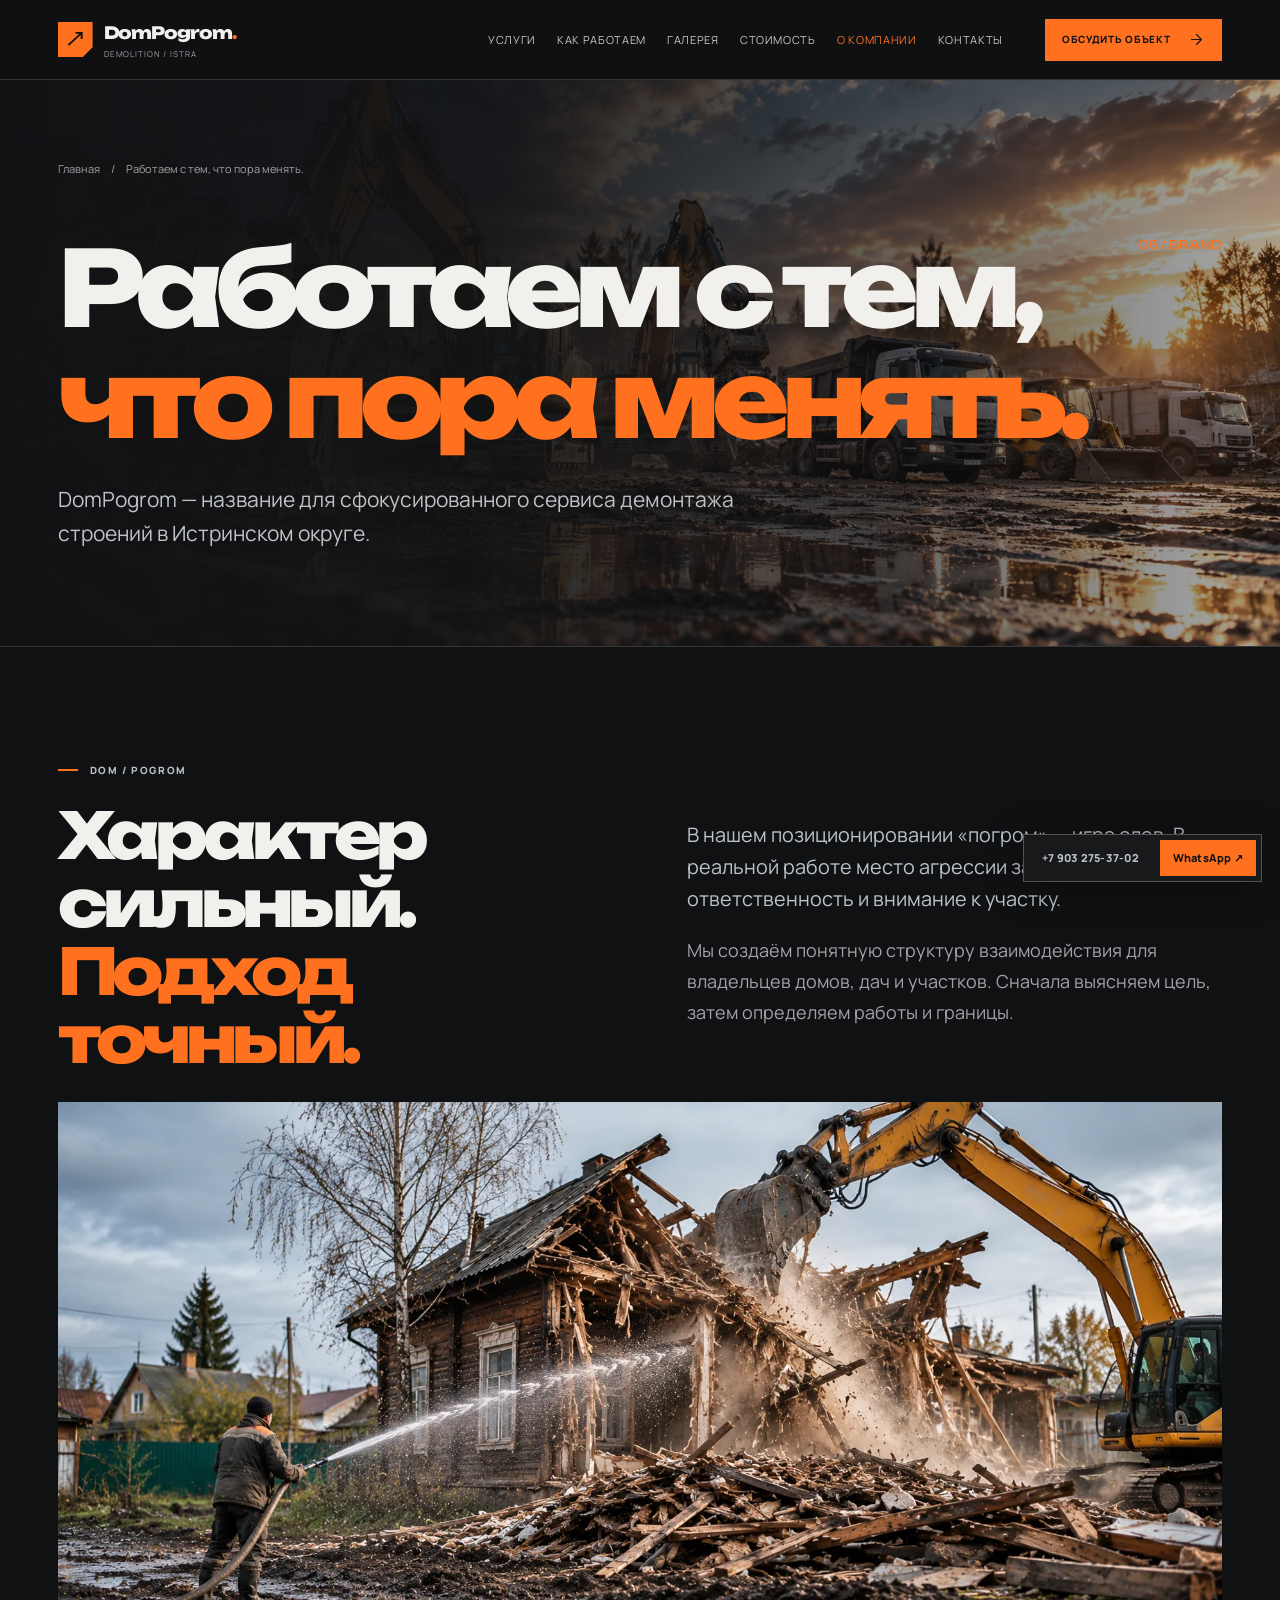
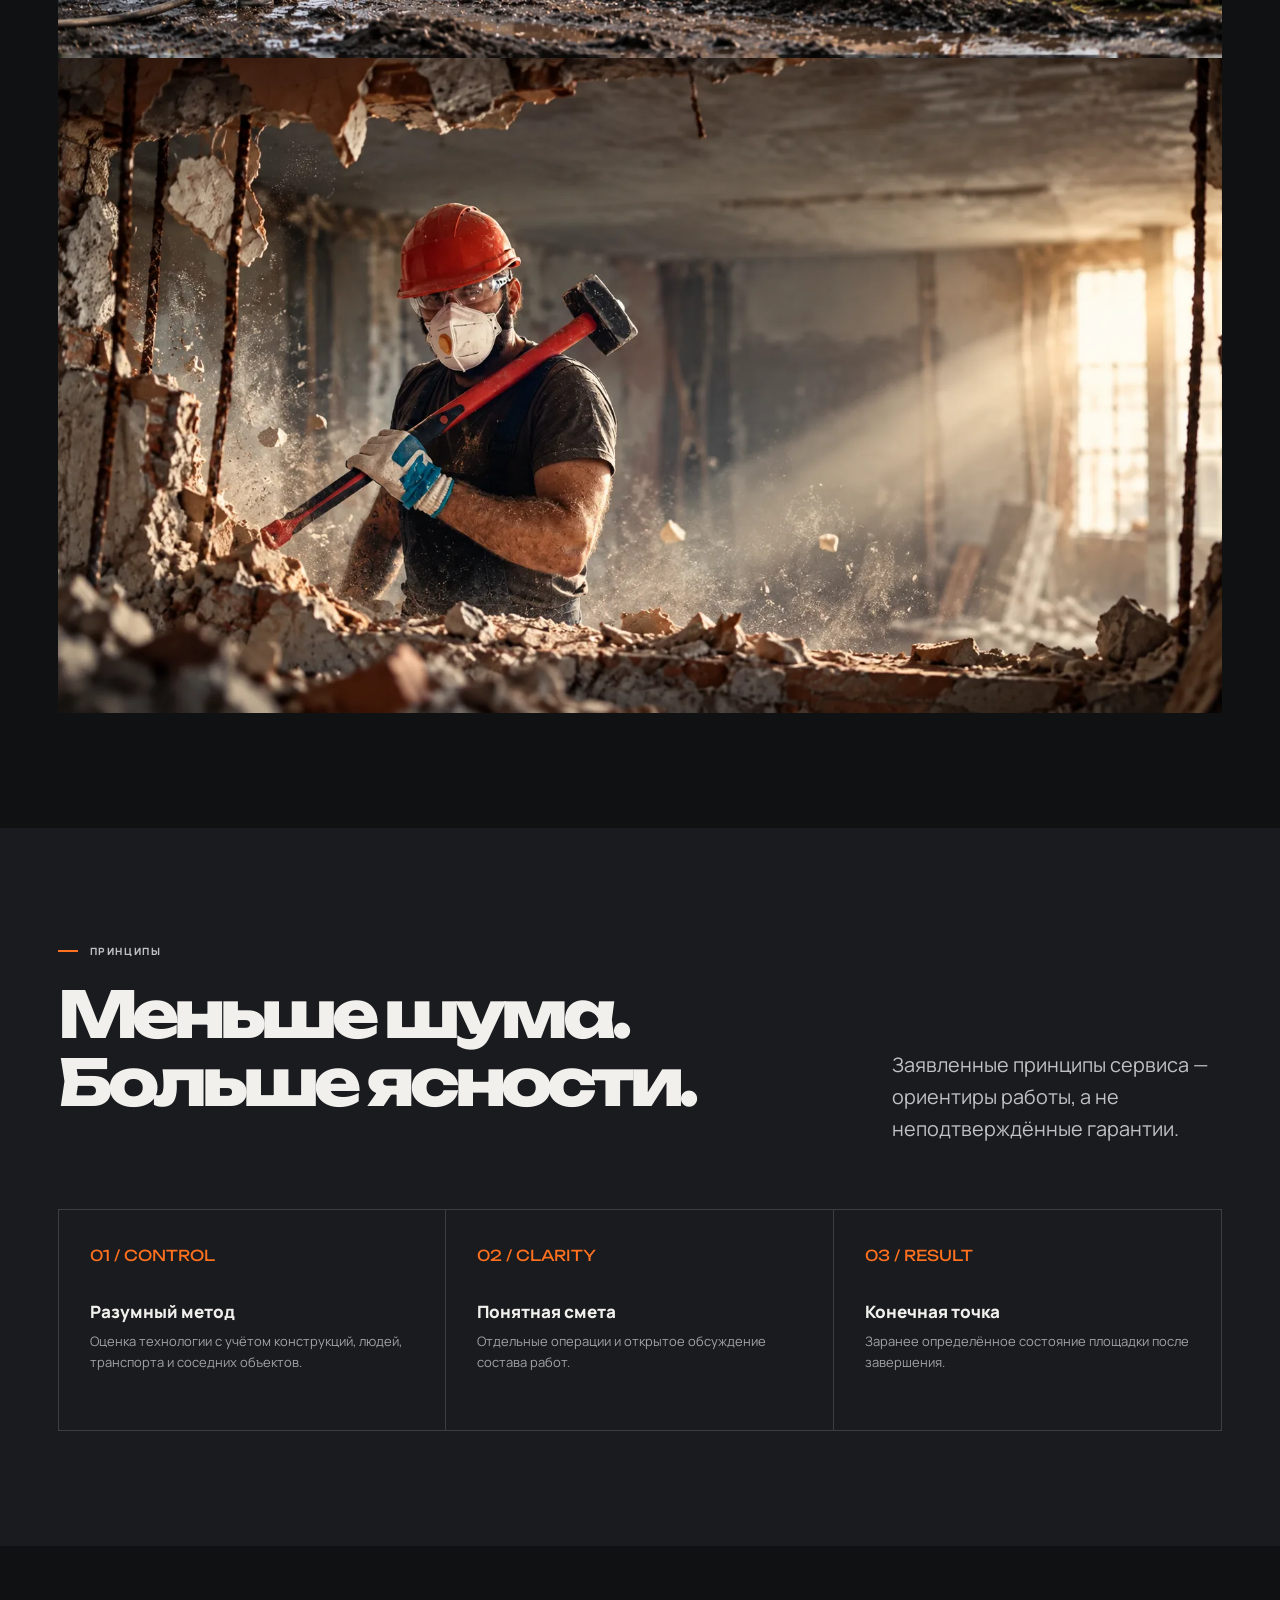
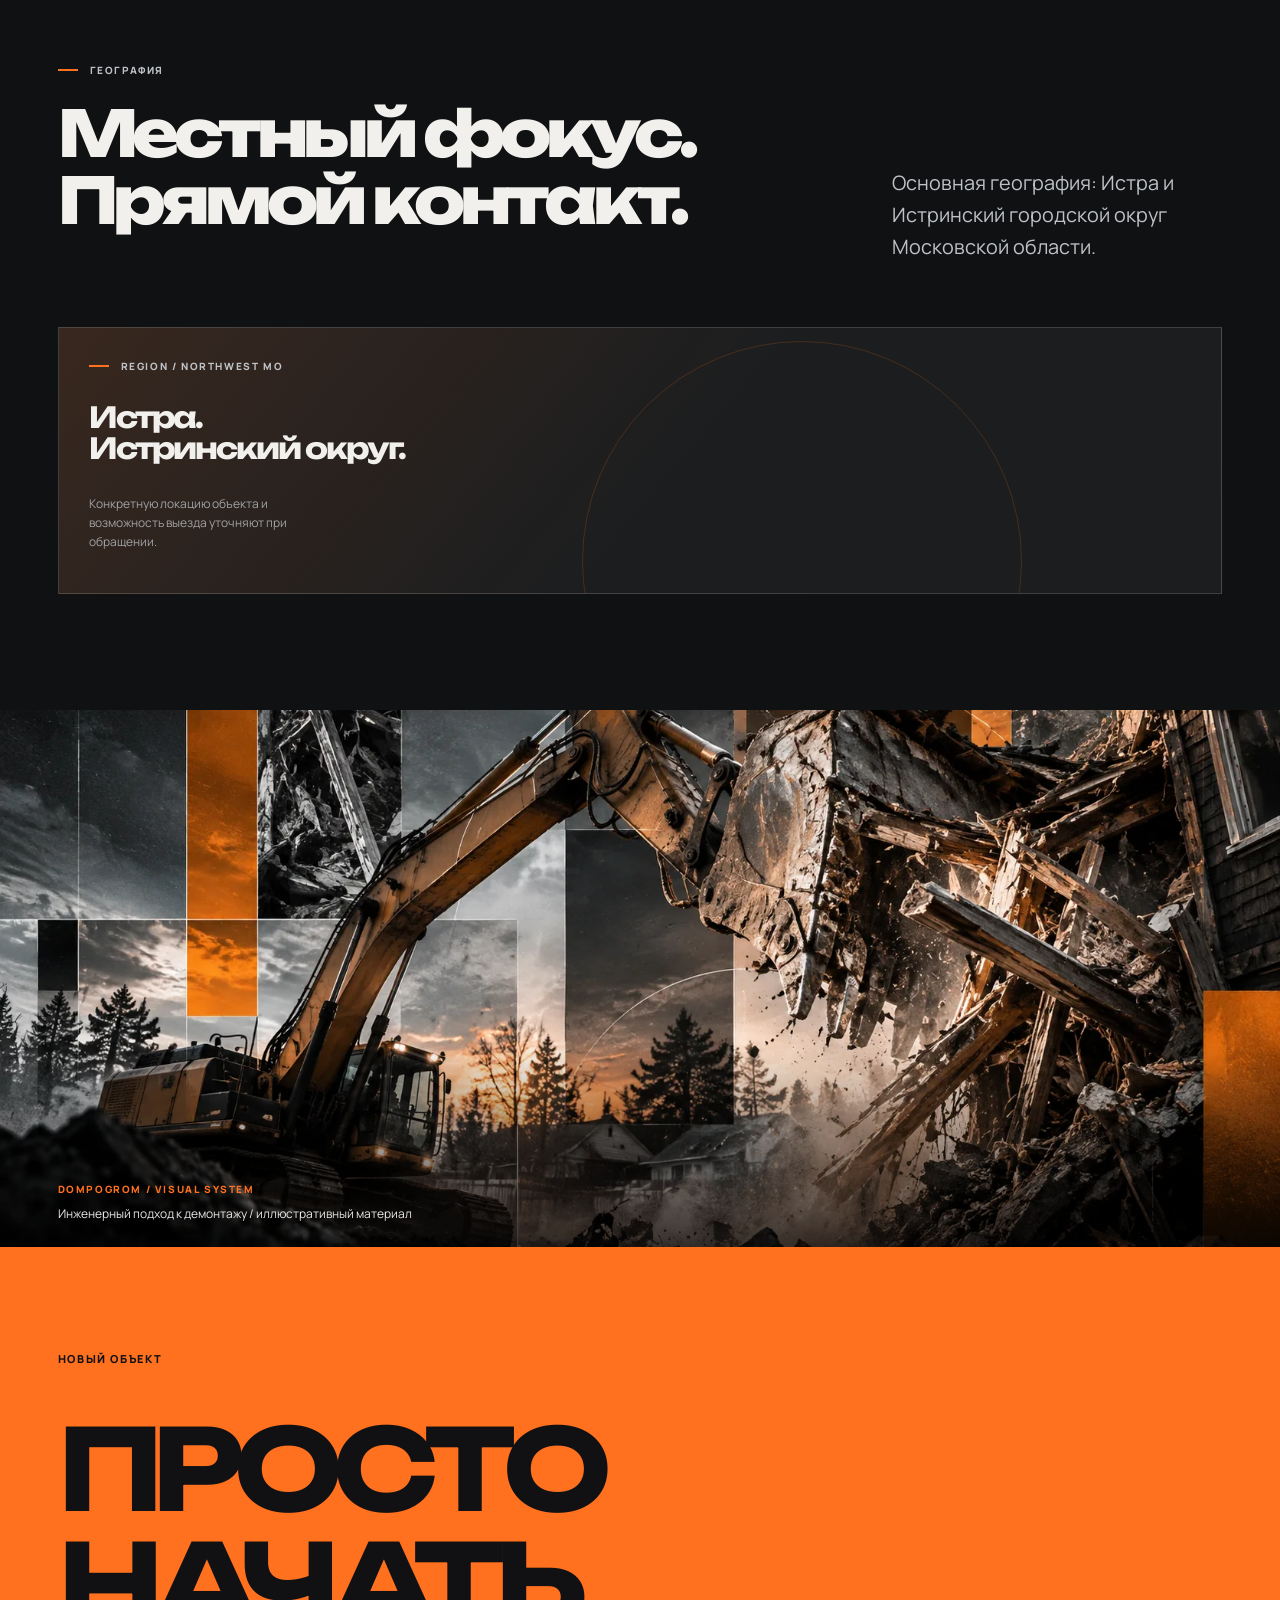
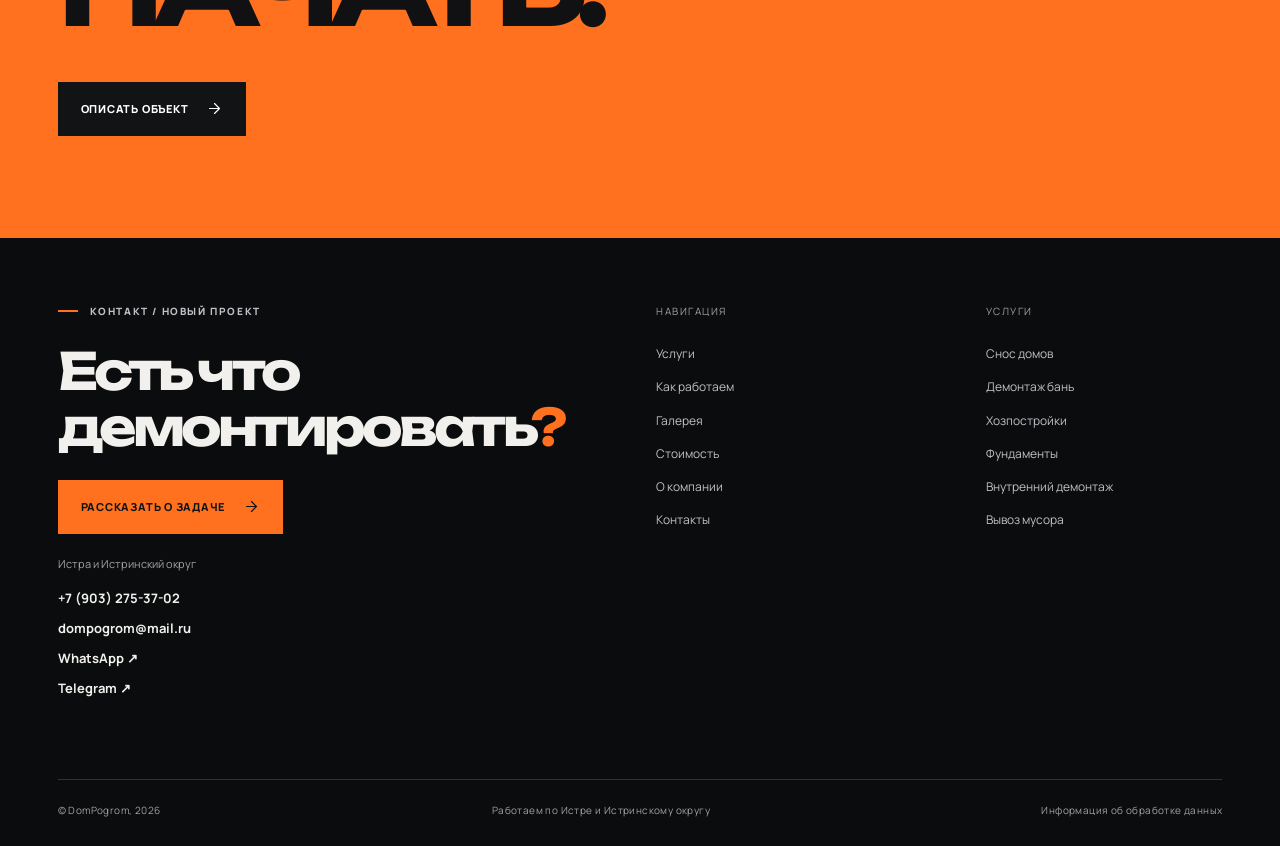
<file: about.html>
<!DOCTYPE html>

<html lang="ru"><head><meta charset="utf-8"/><meta content="width=device-width, initial-scale=1" name="viewport"/><meta content="#101113" name="theme-color"/><meta content="Позиционирование и подход DomPogrom: демонтаж домов и построек в Истре с понятной последовательностью работ и согласованием сметы." name="description"/><meta content="index,follow" name="robots"/><title>О компании — DomPogrom | Демонтаж в Истре</title><link href="https://dompogrom.ru/about.html" rel="canonical"/><meta content="website" property="og:type"/><meta content="ru_RU" property="og:locale"/><meta content="DomPogrom" property="og:site_name"/><meta content="About — DomPogrom" property="og:title"/><meta content="Демонтаж деревянных домов и построек в Истре. Экскаватор, погрузка и вывоз мусора. +7 903 275-37-02" property="og:description"/><meta content="https://dompogrom.ru/about.html" property="og:url"/><meta content="https://dompogrom.ru/assets/images/og-cover.jpg" property="og:image"/><meta content="summary_large_image" name="twitter:card"/><link href="assets/images/favicon.svg" rel="icon" type="image/svg+xml"/><link href="assets/css/style.css" rel="stylesheet"/><script defer="" src="assets/js/config.js"></script><script defer="" src="assets/js/main.js"></script></head>
<body class="dp-about">
<a href="#main" onblur="this.style.top='-90px'" onfocus="this.style.top='8px'" style="position:absolute;top:-90px;left:10px;background:#ff711f;color:#111;padding:12px;z-index:999">Перейти к содержимому</a>
<header class="site-header"><div class="wrap head-inner"><a aria-label="DomPogrom — главная" class="brand" href="index.html"><span class="brand-mark"><svg aria-hidden="true" fill="none" viewbox="0 0 36 36"><path d="m6 29 24-22M19 7h11v11" stroke="#111113" stroke-width="3.5"></path></svg></span><span><span class="brand-name">DomPogrom<span class="accent">.</span></span><span class="brand-meta">DEMOLITION / ISTRA</span></span></a><nav aria-label="Главная навигация" class="desktop-nav"><a href="services.html">Услуги</a><a href="process.html">Как работаем</a><a href="projects.html">Галерея</a><a href="estimate.html">Стоимость</a><a aria-current="page" href="about.html">О компании</a><a href="contacts.html">Контакты</a></nav><a class="btn btn-primary btn-small header-cta" href="estimate.html">Обсудить объект <svg aria-hidden="true" fill="none" stroke="currentColor" stroke-linecap="round" stroke-linejoin="round" stroke-width="1.7" viewbox="0 0 24 24"><path d="M5 12h14m-7-7 7 7-7 7"></path></svg></a><button aria-controls="mobile-nav" aria-expanded="false" aria-label="Открыть меню" class="menu-toggle" data-menu-toggle=""><svg fill="none" height="23" stroke="currentColor" stroke-width="2" viewbox="0 0 24 24" width="23"><path d="M3 7h18M3 13h18M3 19h18"></path></svg></button></div></header>
<nav aria-label="Мобильная навигация" class="mobile-panel" data-mobile-panel="" id="mobile-nav"><a href="services.html">Услуги</a><a href="process.html">Как работаем</a><a href="projects.html">Галерея</a><a href="estimate.html">Стоимость</a><a aria-current="page" href="about.html">О компании</a><a href="contacts.html">Контакты</a><a class="btn btn-primary" href="estimate.html">Рассчитать состав работ <svg aria-hidden="true" fill="none" stroke="currentColor" stroke-linecap="round" stroke-linejoin="round" stroke-width="1.7" viewbox="0 0 24 24"><path d="M5 12h14m-7-7 7 7-7 7"></path></svg></a></nav>
<main id="main"><section class="page-hero with-bg" style='--page-photo:url("assets/images/brand-story.webp")'><div class="wrap"><div class="crumbs"><a href="index.html">Главная</a><span>/</span><span>Работаем с тем, что пора менять.</span></div><span class="page-index">05 / BRAND</span><h1 class="headline">Работаем с тем,<br/><span class="accent">что пора менять.</span></h1><p>DomPogrom — название для сфокусированного сервиса демонтажа строений в Истринском округе.</p></div></section>
<section class="section wrap"><div class="intro-editorial"><div><div class="eyebrow">Dom / Pogrom</div><h2 class="headline medium" style="margin-top:24px">Характер сильный.<br/><span class="accent">Подход точный.</span></h2></div><div><p class="lead">В нашем позиционировании «погром» — игра слов. В реальной работе место агрессии занимают метод, ответственность и внимание к участку.</p><p class="body-copy">Мы создаём понятную структуру взаимодействия для владельцев домов, дач и участков. Сначала выясняем цель, затем определяем работы и границы.</p></div></div><div class="about-photo-pair"><img alt="Снос деревянного дома экскаватором — иллюстрация" decoding="async" loading="lazy" src="assets/images/wood-house.webp"/><img alt="Рабочий на демонтаже — иллюстрация" decoding="async" loading="lazy" src="assets/images/worker-detail.webp"/></div></section>
<section class="section alt-bg"><div class="wrap"><div class="split-head" data-reveal=""><div><div class="eyebrow">Принципы</div><h2 class="headline medium" style="margin-top:22px">Меньше шума.<br/>Больше ясности.</h2></div><div><p class="lead">Заявленные принципы сервиса — ориентиры работы, а не неподтверждённые гарантии.</p></div></div><div class="value-grid"><article class="value-item"><div class="value-num">01 / CONTROL</div><h3>Разумный метод</h3><p>Оценка технологии с учётом конструкций, людей, транспорта и соседних объектов.</p></article><article class="value-item"><div class="value-num">02 / CLARITY</div><h3>Понятная смета</h3><p>Отдельные операции и открытое обсуждение состава работ.</p></article><article class="value-item"><div class="value-num">03 / RESULT</div><h3>Конечная точка</h3><p>Заранее определённое состояние площадки после завершения.</p></article></div></div></section>
<section class="section wrap"><div class="split-head" data-reveal=""><div><div class="eyebrow">География</div><h2 class="headline medium" style="margin-top:22px">Местный фокус.<br/>Прямой контакт.</h2></div><div><p class="lead">Основная география: Истра и Истринский городской округ Московской области.</p></div></div><div class="location-card"><div class="eyebrow">REGION / NORTHWEST MO</div><h3 style="margin-top:28px">Истра.<br/>Истринский округ.</h3><p>Конкретную локацию объекта и возможность выезда уточняют при обращении.</p></div></section>
<section class="editorial-poster"><div class="wrap"><span>DOMPOGROM / VISUAL SYSTEM</span><p>Инженерный подход к демонтажу / иллюстративный материал</p></div><img alt="Иллюстративный брендовый постер DomPogrom с экскаватором и оранжевыми графическими элементами" loading="lazy" src="assets/images/brand-story.webp"/></section><section class="statement"><div class="wrap"><div class="statement-overline">Новый объект</div><h2>ПРОСТО<br/>НАЧАТЬ.</h2><a class="btn btn-primary" href="contacts.html">Описать объект <svg aria-hidden="true" fill="none" stroke="currentColor" stroke-linecap="round" stroke-linejoin="round" stroke-width="1.7" viewbox="0 0 24 24"><path d="M5 12h14m-7-7 7 7-7 7"></path></svg></a></div></section></main>
<footer class="footer"><div class="wrap"><div class="footer-layout"><div><div class="eyebrow">Контакт / новый проект</div><h2 class="footer-title">Есть что<br/>демонтировать<span class="accent">?</span></h2><a class="btn btn-primary" href="contacts.html">Рассказать о задаче <svg aria-hidden="true" fill="none" stroke="currentColor" stroke-linecap="round" stroke-linejoin="round" stroke-width="1.7" viewbox="0 0 24 24"><path d="M5 12h14m-7-7 7 7-7 7"></path></svg></a><p class="fine" style="margin-top:22px">Истра и Истринский округ</p><div class="footer-contacts"><a href="tel:+79032753702">+7 (903) 275-37-02</a><a href="mailto:dompogrom@mail.ru">dompogrom@mail.ru</a><a href="https://wa.me/79032753702" rel="noopener noreferrer" target="_blank">WhatsApp ↗</a><a href="https://t.me/+79032753702" rel="noopener noreferrer" target="_blank">Telegram ↗</a></div></div><div><div class="footer-label">Навигация</div><nav aria-label="Навигация в подвале" class="foot-menu"><a href="services.html">Услуги</a><a href="process.html">Как работаем</a><a href="projects.html">Галерея</a><a href="estimate.html">Стоимость</a><a href="about.html">О компании</a><a href="contacts.html">Контакты</a></nav></div><div><div class="footer-label">Услуги</div><nav aria-label="Список услуг" class="foot-menu"><a href="houses.html">Снос домов</a><a href="baths.html">Демонтаж бань</a><a href="outbuildings.html">Хозпостройки</a><a href="foundations.html">Фундаменты</a><a href="interiors.html">Внутренний демонтаж</a><a href="waste.html">Вывоз мусора</a></nav></div></div><div class="foot-bottom"><span>© DomPogrom, 2026</span><span>Работаем по Истре и Истринскому округу</span><a href="privacy.html">Информация об обработке данных</a></div></div></footer><div aria-label="Быстрая связь" class="quick-contact"><a aria-label="Позвонить в DomPogrom" class="quick-phone" href="tel:+79032753702">+7 903 275-37-02</a><a aria-label="Написать в WhatsApp" class="quick-wa" href="https://wa.me/79032753702" rel="noopener noreferrer" target="_blank">WhatsApp ↗</a></div>
<dialog data-copy-modal="" style="max-width:min(90vw,700px);width:100%;background:#1c1e20;border:1px solid #ff711f;color:#fff;padding:28px"><h3 style="margin-bottom:12px">Текст заявки</h3><p class="muted" style="font-size:12px">Выделите и скопируйте текст вручную (Ctrl+C).</p><textarea data-copy-output="" readonly="" style="width:100%;min-height:220px;background:#101113;color:#fff;border:1px solid #555;padding:14px"></textarea><button class="btn btn-primary" data-modal-close="" style="margin-top:16px">Закрыть</button></dialog>
</body></html>
</file>
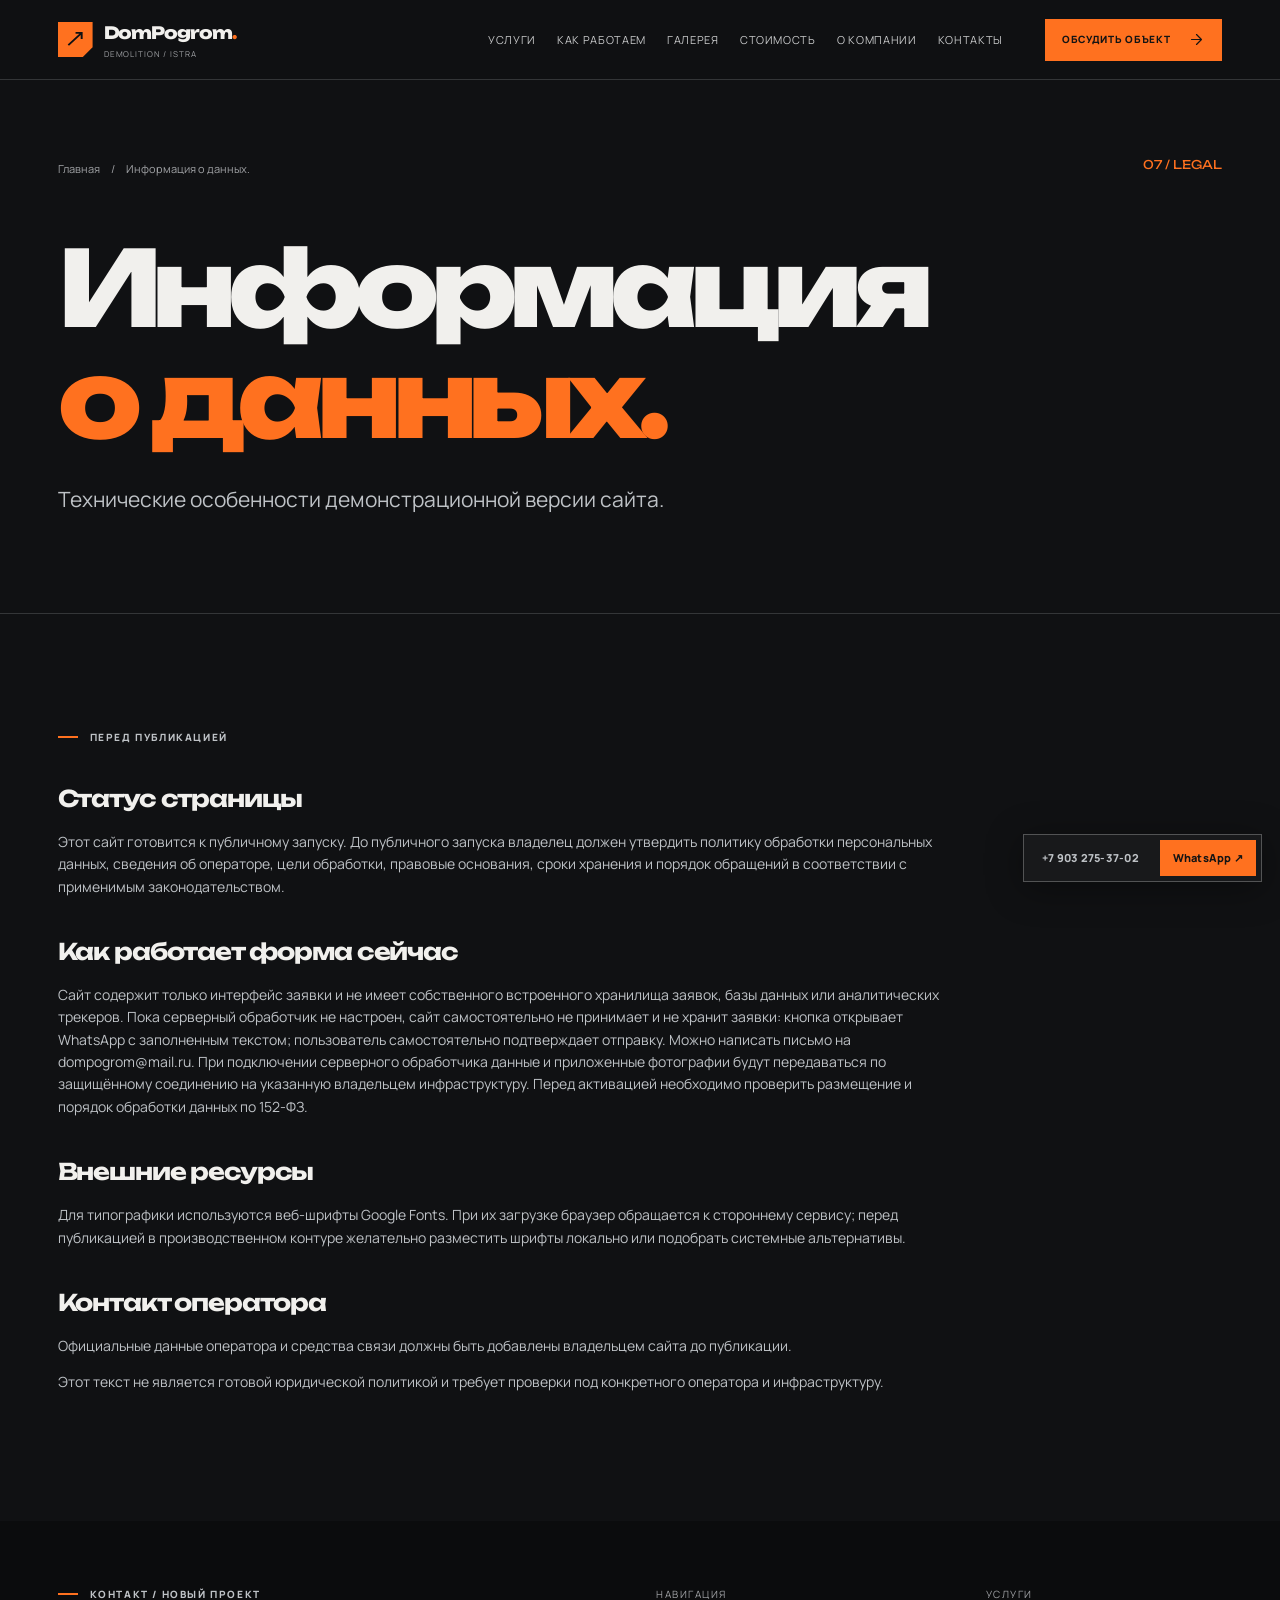
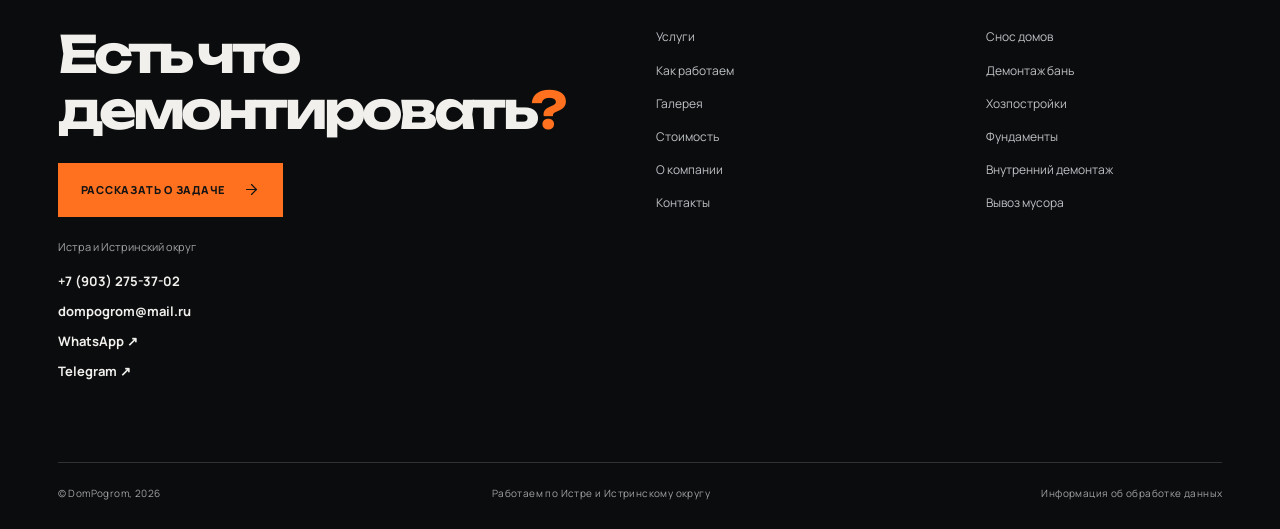
<file: privacy.html>
<!doctype html>
<html lang="ru"><head><meta charset="utf-8"><meta name="viewport" content="width=device-width, initial-scale=1"><meta name="theme-color" content="#101113"><meta name="description" content="Техническая информация об обработке данных в демонстрационной версии сайта DomPogrom."><meta name="robots" content="noindex,follow"><title>Информация об обработке данных — DomPogrom | Демонтаж в Истре</title><link rel="canonical" href="https://dompogrom.ru/privacy.html"><meta property="og:type" content="website"><meta property="og:locale" content="ru_RU"><meta property="og:site_name" content="DomPogrom"><meta property="og:title" content="Privacy — DomPogrom"><meta property="og:description" content="Демонтаж деревянных домов и построек в Истре. Экскаватор, погрузка и вывоз мусора. +7 903 275-37-02"><meta property="og:url" content="https://dompogrom.ru/privacy.html"><meta property="og:image" content="https://dompogrom.ru/assets/images/og-cover.jpg"><meta name="twitter:card" content="summary_large_image"><link rel="icon" href="assets/images/favicon.svg" type="image/svg+xml"><link rel="stylesheet" href="assets/css/style.css"><script src="assets/js/config.js" defer></script><script src="assets/js/main.js" defer></script></head>
<body class="dp-privacy">
<a href="#main" style="position:absolute;top:-90px;left:10px;background:#ff711f;color:#111;padding:12px;z-index:999" onfocus="this.style.top='8px'" onblur="this.style.top='-90px'">Перейти к содержимому</a>
<header class="site-header"><div class="wrap head-inner"><a class="brand" href="index.html" aria-label="DomPogrom — главная"><span class="brand-mark"><svg viewBox="0 0 36 36" fill="none" aria-hidden="true"><path d="m6 29 24-22M19 7h11v11" stroke="#111113" stroke-width="3.5"/></svg></span><span><span class="brand-name">DomPogrom<span class="accent">.</span></span><span class="brand-meta">DEMOLITION / ISTRA</span></span></a><nav class="desktop-nav" aria-label="Главная навигация"><a href="services.html" >Услуги</a><a href="process.html" >Как работаем</a><a href="projects.html" >Галерея</a><a href="estimate.html" >Стоимость</a><a href="about.html" >О компании</a><a href="contacts.html" >Контакты</a></nav><a class="btn btn-primary btn-small header-cta" href="estimate.html">Обсудить объект <svg viewBox="0 0 24 24" fill="none" stroke="currentColor" stroke-width="1.7" stroke-linecap="round" stroke-linejoin="round" aria-hidden="true"><path d="M5 12h14m-7-7 7 7-7 7"/></svg></a><button class="menu-toggle" data-menu-toggle aria-label="Открыть меню" aria-expanded="false" aria-controls="mobile-nav"><svg viewBox="0 0 24 24" width="23" height="23" stroke="currentColor" fill="none" stroke-width="2"><path d="M3 7h18M3 13h18M3 19h18"/></svg></button></div></header>
<nav id="mobile-nav" class="mobile-panel" data-mobile-panel aria-label="Мобильная навигация"><a href="services.html" >Услуги</a><a href="process.html" >Как работаем</a><a href="projects.html" >Галерея</a><a href="estimate.html" >Стоимость</a><a href="about.html" >О компании</a><a href="contacts.html" >Контакты</a><a class="btn btn-primary" href="estimate.html">Рассчитать состав работ <svg viewBox="0 0 24 24" fill="none" stroke="currentColor" stroke-width="1.7" stroke-linecap="round" stroke-linejoin="round" aria-hidden="true"><path d="M5 12h14m-7-7 7 7-7 7"/></svg></a></nav>
<main id="main"><section class="page-hero "><div class="wrap"><div class="crumbs"><a href="index.html">Главная</a><span>/</span><span>Информация о данных.</span></div><span class="page-index">07 / LEGAL</span><h1 class="headline">Информация<br><span class="accent">о данных.</span></h1><p>Технические особенности демонстрационной версии сайта.</p></div></section><section class="section wrap"><div class="legal"><div class="eyebrow">Перед публикацией</div><h2>Статус страницы</h2><p>Этот сайт готовится к публичному запуску. До публичного запуска владелец должен утвердить политику обработки персональных данных, сведения об операторе, цели обработки, правовые основания, сроки хранения и порядок обращений в соответствии с применимым законодательством.</p><h2>Как работает форма сейчас</h2><p>Сайт содержит только интерфейс заявки и не имеет собственного встроенного хранилища заявок, базы данных или аналитических трекеров. Пока серверный обработчик не настроен, сайт самостоятельно не принимает и не хранит заявки: кнопка открывает WhatsApp с заполненным текстом; пользователь самостоятельно подтверждает отправку. Можно написать письмо на dompogrom@mail.ru. При подключении серверного обработчика данные и приложенные фотографии будут передаваться по защищённому соединению на указанную владельцем инфраструктуру. Перед активацией необходимо проверить размещение и порядок обработки данных по 152-ФЗ.</p><h2>Внешние ресурсы</h2><p>Для типографики используются веб-шрифты Google Fonts. При их загрузке браузер обращается к стороннему сервису; перед публикацией в производственном контуре желательно разместить шрифты локально или подобрать системные альтернативы.</p><h2>Контакт оператора</h2><p>Официальные данные оператора и средства связи должны быть добавлены владельцем сайта до публикации.</p><p class="fine">Этот текст не является готовой юридической политикой и требует проверки под конкретного оператора и инфраструктуру.</p></div></section></main>
<footer class="footer"><div class="wrap"><div class="footer-layout"><div><div class="eyebrow">Контакт / новый проект</div><h2 class="footer-title">Есть что<br>демонтировать<span class="accent">?</span></h2><a class="btn btn-primary" href="contacts.html">Рассказать о задаче <svg viewBox="0 0 24 24" fill="none" stroke="currentColor" stroke-width="1.7" stroke-linecap="round" stroke-linejoin="round" aria-hidden="true"><path d="M5 12h14m-7-7 7 7-7 7"/></svg></a><p class="fine" style="margin-top:22px">Истра и Истринский округ</p><div class="footer-contacts"><a href="tel:+79032753702">+7 (903) 275-37-02</a><a href="mailto:dompogrom@mail.ru">dompogrom@mail.ru</a><a href="https://wa.me/79032753702" target="_blank" rel="noopener noreferrer">WhatsApp ↗</a><a href="https://t.me/+79032753702" target="_blank" rel="noopener noreferrer">Telegram ↗</a></div></div><div><div class="footer-label">Навигация</div><nav class="foot-menu" aria-label="Навигация в подвале"><a href="services.html">Услуги</a><a href="process.html">Как работаем</a><a href="projects.html">Галерея</a><a href="estimate.html">Стоимость</a><a href="about.html">О компании</a><a href="contacts.html">Контакты</a></nav></div><div><div class="footer-label">Услуги</div><nav class="foot-menu" aria-label="Список услуг"><a href="houses.html">Снос домов</a><a href="baths.html">Демонтаж бань</a><a href="outbuildings.html">Хозпостройки</a><a href="foundations.html">Фундаменты</a><a href="interiors.html">Внутренний демонтаж</a><a href="waste.html">Вывоз мусора</a></nav></div></div><div class="foot-bottom"><span>© DomPogrom, 2026</span><span>Работаем по Истре и Истринскому округу</span><a href="privacy.html">Информация об обработке данных</a></div></div></footer><div class="quick-contact" aria-label="Быстрая связь"><a class="quick-phone" href="tel:+79032753702" aria-label="Позвонить в DomPogrom">+7 903 275-37-02</a><a class="quick-wa" href="https://wa.me/79032753702" target="_blank" rel="noopener noreferrer" aria-label="Написать в WhatsApp">WhatsApp ↗</a></div>
<dialog data-copy-modal style="max-width:min(90vw,700px);width:100%;background:#1c1e20;border:1px solid #ff711f;color:#fff;padding:28px"><h3 style="margin-bottom:12px">Текст заявки</h3><p class="muted" style="font-size:12px">Выделите и скопируйте текст вручную (Ctrl+C).</p><textarea data-copy-output readonly style="width:100%;min-height:220px;background:#101113;color:#fff;border:1px solid #555;padding:14px"></textarea><button class="btn btn-primary" data-modal-close style="margin-top:16px">Закрыть</button></dialog>
</body></html>
</file>
<file: assets/css/style.css>
/* DomPogrom / Editorial demolition system v1.0 */
@import url('https://fonts.googleapis.com/css2?family=Manrope:wght@400;500;600;700;800&family=Unbounded:wght@500;600;700;800;900&display=swap');
:root{--bg:#101113;--paper:#161719;--surface:#1c1d20;--surface2:#242629;--ink:#f1f0ed;--muted:#a0a2a5;--metal:#bec2c6;--accent:#ff711f;--accent2:#ff9359;--line:rgba(215,218,221,.18);--content:1440px;--pad:clamp(22px,4.5vw,84px);--radius:2px;--display:'Unbounded','Arial Black',sans-serif;--text:'Manrope',Arial,sans-serif}
*,*::before,*::after{box-sizing:border-box}html{scroll-behavior:smooth;scroll-padding-top:90px}body{margin:0;color:var(--ink);background:var(--bg);font-family:var(--text);font-size:15px;line-height:1.6;-webkit-font-smoothing:antialiased}body.nav-open,body.modal-open{overflow:hidden}::selection{background:var(--accent);color:#101113}a{color:inherit;text-decoration:none}button,input,select,textarea{font:inherit}button{cursor:pointer}img{max-width:100%;display:block}svg{display:block}button:focus-visible,a:focus-visible,input:focus-visible,select:focus-visible,textarea:focus-visible{outline:2px solid var(--accent);outline-offset:4px}h1,h2,h3,h4,p{margin-top:0}h1,h2,h3{line-height:1.08}ul{padding-left:1.15rem}.wrap{max-width:var(--content);padding-inline:var(--pad);margin-inline:auto}.eyebrow{display:flex;align-items:center;gap:12px;font-size:10px;font-weight:800;letter-spacing:.16em;text-transform:uppercase;color:var(--metal)}.eyebrow::before{content:"";display:block;width:20px;height:2px;background:var(--accent)}.accent{color:var(--accent)}.muted{color:var(--muted)}.section{padding-block:clamp(75px,9vw,156px)}.section-tight{padding-block:clamp(55px,6vw,95px)}.section-border{border-top:1px solid var(--line)}.headline{font-family:var(--display);font-size:clamp(36px,6.25vw,94px);letter-spacing:-.078em;font-weight:800;line-height:1.06;margin-bottom:28px;overflow-wrap:break-word}.headline.large{font-size:clamp(52px,8.5vw,132px);letter-spacing:-.085em}.headline.medium{font-size:clamp(32px,5vw,72px)}.headline.small{font-size:clamp(30px,3.5vw,53px)}.lead{max-width:610px;font-size:clamp(16px,1.55vw,20px);line-height:1.62;color:var(--metal)}.body-copy{max-width:660px;color:var(--muted)}.fine{font-size:11px;color:var(--muted);line-height:1.5}.line{height:1px;background:var(--line)}.index{font-weight:700;font-size:11px;letter-spacing:.08em;color:var(--accent)}.tag{display:inline-flex;align-items:center;gap:9px;font-size:10px;letter-spacing:.11em;text-transform:uppercase;color:var(--metal)}.tag b{font-size:10px;color:var(--accent)}
/* Header */
.site-header{height:80px;position:sticky;top:0;z-index:100;background:rgba(16,17,19,.91);backdrop-filter:blur(20px);border-bottom:1px solid var(--line)}.head-inner{height:100%;display:flex;align-items:center;gap:34px}.brand{display:flex;align-items:center;gap:11px;flex-shrink:0}.brand-mark{width:35px;height:35px;background:var(--accent);display:grid;place-items:center;clip-path:polygon(0 0,100% 0,100% 72%,72% 100%,0 100%)}.brand-mark svg{width:20px;height:20px}.brand-name{font-family:var(--display);font-size:17px;font-weight:800;letter-spacing:-.065em}.brand-meta{font-size:8px;letter-spacing:.12em;color:var(--muted);text-transform:uppercase;display:block;margin-top:2px}.desktop-nav{display:flex;align-items:center;gap:clamp(16px,1.65vw,28px);margin-left:auto}.desktop-nav a{font-size:11px;text-transform:uppercase;letter-spacing:.06em;color:#c7c8c9;transition:color .2s}.desktop-nav a:hover,.desktop-nav a[aria-current=page]{color:var(--accent)}.header-cta{margin-left:8px}.menu-toggle{display:none;background:none;border:1px solid var(--line);color:var(--ink);width:44px;height:44px;align-items:center;justify-content:center}.mobile-panel{display:none}
/* Buttons */
.btn{display:inline-flex;justify-content:center;align-items:center;gap:18px;min-height:54px;padding:14px 22px;font-size:11px;font-weight:800;letter-spacing:.07em;text-transform:uppercase;line-height:1.3;border:1px solid transparent;transition:transform .25s,background .25s,color .25s,border-color .25s}.btn:hover{transform:translateY(-2px)}.btn svg{width:17px;height:17px;flex-shrink:0}.btn-primary{background:var(--accent);color:#141414}.btn-primary:hover{background:#ff995e}.btn-outline{border-color:rgba(255,255,255,.38);color:var(--ink);background:transparent}.btn-outline:hover{border-color:var(--accent);color:var(--accent)}.btn-quiet{border-color:var(--line);background:var(--surface);color:var(--ink)}.btn-small{min-height:42px;padding:10px 16px;font-size:10px}.text-link{display:inline-flex;gap:20px;align-items:center;color:var(--ink);font-size:11px;letter-spacing:.1em;font-weight:800;text-transform:uppercase;border-bottom:1px solid var(--metal);padding-bottom:10px}.text-link:hover{color:var(--accent);border-color:var(--accent)}
/* Hero */
.hero{position:relative;min-height:min(800px,calc(100svh - 80px));display:flex;align-items:stretch;overflow:hidden;background:#1c1e1f}.hero-photo{position:absolute;inset:0 0 0 30%;background:url('../images/demolition-editorial.webp') center 47%/cover no-repeat;filter:saturate(.83) contrast(1.12)}.hero::before{content:"";position:absolute;inset:0;z-index:1;background:linear-gradient(90deg,#0e1012 4%,rgba(14,16,18,.95) 27%,rgba(14,16,18,.67) 51%,rgba(14,16,18,.10) 100%),linear-gradient(0deg,rgba(16,17,19,.85),transparent 36%)}.hero::after{content:"";position:absolute;width:1px;height:100%;top:0;left:50%;background:rgba(255,255,255,.09);z-index:1}.hero-content{position:relative;z-index:2;display:flex;flex-direction:column;justify-content:space-between;width:100%;padding-top:40px;padding-bottom:32px}.hero-top,.hero-bottom{display:flex;justify-content:space-between;align-items:center;gap:24px}.hero-top{font-size:10px;letter-spacing:.1em;text-transform:uppercase;color:#d0d0d0}.hero-center{padding-block:100px 90px;max-width:1080px}.hero h1{max-width:1060px;margin-bottom:30px}.hero h1 em{font-style:normal;color:var(--accent)}.hero-desc{max-width:560px;color:#d5d5d4;font-size:clamp(15px,1.7vw,21px);margin-bottom:36px}.hero-bottom{border-top:1px solid rgba(255,255,255,.29);padding-top:21px;font-size:10px;letter-spacing:.12em;text-transform:uppercase;color:#d2d2d2}.hero-arrow{width:48px;height:48px;border:1px solid rgba(255,255,255,.55);border-radius:100%;display:grid;place-items:center}.hero-arrow svg{width:17px}.hero-locator{display:flex;gap:12px;align-items:center}.hero-locator .dot{width:7px;height:7px;background:var(--accent);border-radius:100%}.hero-plate{display:flex;align-items:center;gap:14px}.hero-number{font-family:var(--display);font-size:32px;line-height:1}.orange-rule{height:4px;background:var(--accent);width:100%}
/* Layout */
.split-head{display:grid;grid-template-columns:minmax(0,1.4fr) minmax(250px,.6fr);gap:5vw;align-items:end;margin-bottom:64px}.split-head .lead{margin-bottom:0}.kicker-row{display:flex;justify-content:space-between;align-items:center;margin-bottom:24px}.section-meta{font-size:10px;color:var(--muted);letter-spacing:.15em;text-transform:uppercase}.display-numeral{font-family:var(--display);font-size:clamp(75px,17vw,260px);letter-spacing:-.15em;line-height:.9;color:#383a3e;font-weight:800}.intro-editorial{display:grid;grid-template-columns:1fr 1fr;gap:8%;align-items:center}.intro-editorial .overline{color:var(--accent);text-transform:uppercase;font-weight:800;letter-spacing:.13em;font-size:10px;margin-bottom:26px}.intro-editorial .body-copy{font-size:18px;line-height:1.72}.value-grid{display:grid;grid-template-columns:repeat(3,1fr);margin-top:58px;border:1px solid var(--line)}.value-item{padding:34px 31px;min-height:220px;border-right:1px solid var(--line)}.value-item:last-child{border-right:0}.value-item .value-num{font-family:var(--display);font-size:15px;color:var(--accent);margin-bottom:35px}.value-item h3{font-size:17px;font-weight:800;margin-bottom:10px}.value-item p{font-size:13px;color:var(--muted);margin-bottom:0}
/* Service grid */
.service-grid{display:grid;grid-template-columns:repeat(12,minmax(0,1fr));gap:12px}.service-card{position:relative;grid-column:span 4;min-height:340px;background:#222428;border:1px solid var(--line);overflow:hidden;padding:28px;display:flex;flex-direction:column;justify-content:space-between;transition:background .25s}.service-card:nth-child(1),.service-card:nth-child(6){grid-column:span 6;min-height:460px}.service-card:nth-child(2),.service-card:nth-child(5){grid-column:span 3}.service-card:nth-child(3),.service-card:nth-child(4){grid-column:span 3}.service-card:hover{background:#292b2f}.service-card .num{color:var(--metal);font-size:10px;letter-spacing:.15em}.service-card .svc-art{position:absolute;right:-10px;top:40px;width:73%;height:68%;color:rgba(223,224,227,.28);transition:transform .6s,color .3s}.service-card .svc-art svg{width:100%;height:100%;stroke:currentColor;fill:none;stroke-width:1.1}.service-card:hover .svc-art{transform:scale(1.06) translateY(-5px);color:rgba(255,113,31,.55)}.service-card h3{font-family:var(--display);font-size:clamp(20px,2.35vw,34px);font-weight:700;letter-spacing:-.06em;margin:0 0 15px;position:relative}.service-card p{max-width:330px;font-size:12px;color:var(--metal);margin:0;position:relative}.service-card .card-bottom{display:flex;justify-content:space-between;align-items:end;gap:20px}.round-icon{width:46px;height:46px;flex-shrink:0;border:1px solid rgba(235,235,235,.4);border-radius:50%;display:grid;place-items:center;transition:background .2s,color .2s}.round-icon svg{width:18px;height:18px}.service-card:hover .round-icon{background:var(--accent);color:var(--bg);border-color:var(--accent)}.service-card.featured{background:#29201b}.service-card.featured:before{content:'';position:absolute;inset:0;background:radial-gradient(circle at 78% 35%,rgba(255,113,31,.28),transparent 50%)}
/* Image / visual storytelling */
.media-grid{display:grid;grid-template-columns:1.15fr .65fr .65fr;gap:12px}.media-card{position:relative;background:#222;min-height:360px;overflow:hidden}.media-card.tall{min-height:555px}.media-card img{width:100%;height:100%;object-fit:cover;position:absolute;inset:0;filter:saturate(.67) contrast(1.08);transition:transform .8s,filter .6s}.media-card:hover img{transform:scale(1.045);filter:saturate(.9) contrast(1.08)}.media-card:after{content:'';position:absolute;inset:0;background:linear-gradient(0deg,rgba(0,0,0,.78),transparent 48%)}.media-card .media-copy{position:absolute;left:24px;right:24px;bottom:22px;z-index:1}.media-copy strong{font-size:14px;display:block}.media-copy small{font-size:10px;color:#d1d1d1}.media-top-index{position:absolute;z-index:2;left:24px;top:22px;font-size:11px;letter-spacing:.1em}.media-top-index span{color:var(--accent)}.disclaimer{font-size:11px;color:var(--muted);margin-top:16px}.image-slot{background:repeating-linear-gradient(135deg,rgba(255,255,255,.035) 0 1px,transparent 1px 20px),linear-gradient(145deg,#222427,#191a1d);border:1px solid var(--line);position:relative;overflow:hidden}.image-slot:before,.image-slot:after{content:"";position:absolute;width:28px;height:28px;border:1px solid var(--accent);opacity:.85}.image-slot:before{top:18px;left:18px;border-right:0;border-bottom:0}.image-slot:after{bottom:18px;right:18px;border-left:0;border-top:0}.slot-center{position:absolute;inset:0;display:flex;flex-direction:column;align-items:center;justify-content:center;text-align:center;padding:20px;color:var(--metal);gap:16px}.slot-center svg{width:52px;height:52px;stroke:var(--accent);fill:none;stroke-width:1}.slot-center b{font-size:12px;font-weight:800;letter-spacing:.1em;text-transform:uppercase;color:var(--ink)}.slot-center small{font-size:10px;max-width:240px}.image-slot .slot-corner{position:absolute;top:25px;right:25px;font-size:10px;color:var(--muted)}
/* Method / steps */
.steps{border-top:1px solid var(--line)}.step{display:grid;grid-template-columns:110px minmax(200px,.9fr) 1.1fr 40px;align-items:start;gap:25px;border-bottom:1px solid var(--line);padding:33px 0}.step-num{font-family:var(--display);font-size:34px;letter-spacing:-.07em;color:var(--accent);line-height:1}.step h3{font-family:var(--display);font-size:clamp(18px,2.4vw,30px);letter-spacing:-.06em;margin:0}.step p{max-width:620px;color:var(--muted);font-size:14px;margin:0}.step-mark{width:26px;height:26px;color:var(--metal)}
/* Process band */
.statement{background:var(--accent);color:#111113;padding-block:clamp(65px,8vw,140px);overflow:hidden}.statement .statement-overline{font-size:11px;letter-spacing:.15em;text-transform:uppercase;font-weight:800}.statement h2{font-family:var(--display);font-size:clamp(40px,8.8vw,145px);letter-spacing:-.092em;line-height:1.02;margin:45px 0 40px}.statement .btn{background:#121314;color:#fff}.statement .btn:hover{background:#343538}.statement-bottom{display:flex;align-items:end;justify-content:space-between;border-top:1px solid rgba(0,0,0,.35);padding-top:25px}.statement-bottom p{max-width:420px;font-size:14px;font-weight:600}
/* Footer */
.footer{background:#0b0c0d;padding-block:65px 28px}.footer-layout{display:grid;grid-template-columns:1.45fr 1fr 1fr;gap:8%;padding-bottom:80px}.footer-title{font-family:var(--display);font-size:clamp(26px,4vw,58px);letter-spacing:-.075em;margin:25px 0}.footer .foot-menu{display:flex;flex-direction:column;gap:14px;margin-top:25px}.footer .foot-menu a{font-size:12px;color:var(--metal)}.footer .foot-menu a:hover{color:var(--accent)}.foot-bottom{border-top:1px solid var(--line);padding-top:22px;display:flex;justify-content:space-between;gap:18px;color:var(--muted);font-size:10px;letter-spacing:.04em}.footer-label{font-size:10px;letter-spacing:.15em;text-transform:uppercase;color:var(--muted)}
/* Inner pages */
.page-hero{padding-top:80px;padding-bottom:75px;border-bottom:1px solid var(--line);position:relative;overflow:hidden}.page-hero .crumbs{color:var(--muted);font-size:11px;display:flex;gap:11px;align-items:center;margin-bottom:55px}.crumbs a:hover{color:var(--accent)}.page-hero h1{font-size:clamp(48px,8.2vw,122px);max-width:1150px}.page-hero p{font-size:clamp(16px,1.8vw,21px);color:var(--metal);max-width:700px}.page-hero.with-bg{min-height:560px;display:flex;align-items:end}.page-hero.with-bg:before{content:"";position:absolute;inset:0;background:linear-gradient(90deg,#111214 0%,rgba(17,18,20,.94) 38%,rgba(17,18,20,.37) 100%),url('../images/demolition-editorial.webp') center 45%/cover}.page-hero.with-bg .wrap{z-index:1;position:relative;width:100%}.page-index{font-family:var(--display);font-size:12px;position:absolute;right:var(--pad);top:75px;color:var(--accent)}
.service-detail-grid{display:grid;grid-template-columns:1.15fr .85fr;gap:7%;align-items:start}.service-detail-grid .service-illustration{min-height:500px}.service-detail-grid .detail-list{display:grid;grid-template-columns:1fr 1fr;gap:16px;margin-block:35px}.detail-chip{border-top:1px solid var(--line);padding-top:13px;font-size:13px;color:var(--metal)}.detail-chip b{display:block;font-size:11px;color:var(--accent);margin-bottom:7px}.faq{max-width:1050px}.faq details{border-top:1px solid var(--line);padding:0}.faq details:last-child{border-bottom:1px solid var(--line)}.faq summary{cursor:pointer;list-style:none;padding:25px 45px 25px 0;font-family:var(--text);font-weight:800;font-size:16px;position:relative}.faq summary::-webkit-details-marker{display:none}.faq summary::after{content:'+';position:absolute;right:5px;color:var(--accent);font-size:27px;top:16px;font-weight:400}.faq details[open] summary::after{content:'−'}.faq details p{color:var(--muted);padding-bottom:24px;margin-bottom:0;max-width:740px;font-size:14px}
/* Estimator */
.estimate-layout{display:grid;grid-template-columns:1.2fr .8fr;gap:18px;align-items:start}.form-panel{background:var(--paper);padding:clamp(22px,4vw,52px);border:1px solid var(--line)}.field-grid{display:grid;grid-template-columns:1fr 1fr;gap:21px}.field{display:flex;flex-direction:column;gap:9px;margin-bottom:21px}.field label{font-size:10px;text-transform:uppercase;letter-spacing:.11em;color:var(--metal);font-weight:800}.field input,.field select,.field textarea{width:100%;padding:15px 15px;min-height:52px;color:var(--ink);background:#101113;border:1px solid #43464a;border-radius:0;outline:none}.field textarea{resize:vertical;min-height:135px}.field input:focus,.field select:focus,.field textarea:focus{border-color:var(--accent)}.field select{appearance:none;background-image:linear-gradient(45deg,transparent 50%,var(--accent) 50%),linear-gradient(135deg,var(--accent) 50%,transparent 50%);background-position:calc(100% - 22px) 24px,calc(100% - 16px) 24px;background-size:6px 6px;background-repeat:no-repeat}.field option{color:#eee;background:#111}.field-hint{font-size:11px;color:var(--muted);margin-top:-2px}.check-row{display:flex;align-items:start;gap:12px;font-size:12px;color:var(--metal);margin:18px 0 28px}.check-row input{width:18px;height:18px;accent-color:var(--accent);margin:3px 0 0}.summary-panel{background:#222428;border:1px solid var(--line);padding:35px;position:sticky;top:100px}.summary-panel .note{color:var(--muted);font-size:12px}.summary-panel h3{font-family:var(--display);font-size:31px;letter-spacing:-.06em;margin-bottom:20px}.summary-item{display:flex;align-items:start;gap:12px;margin:16px 0;padding-bottom:15px;border-bottom:1px solid var(--line);font-size:13px}.summary-item svg{width:17px;height:17px;color:var(--accent);flex-shrink:0;margin-top:3px}.summary-list{padding:0;list-style:none;margin:12px 0}.summary-list li{padding:10px 0;border-bottom:1px solid var(--line);color:var(--metal);font-size:13px}.summary-list li::before{content:'— ';color:var(--accent)}.result-level{font-family:var(--display);font-size:22px;color:var(--accent)}.feedback{font-size:12px;min-height:20px;margin-top:16px;color:var(--accent)}
/* Projects gallery */
.filterbar{display:flex;flex-wrap:wrap;gap:8px;margin-bottom:32px}.filterbar button{border:1px solid var(--line);background:transparent;color:var(--metal);padding:12px 18px;font-size:11px;text-transform:uppercase;letter-spacing:.06em}.filterbar button[aria-pressed=true],.filterbar button:hover{background:var(--accent);border-color:var(--accent);color:#101113}.project-grid{display:grid;grid-template-columns:repeat(12,1fr);gap:13px}.project-card{grid-column:span 4;position:relative}.project-card:first-child{grid-column:span 7}.project-card:nth-child(2){grid-column:span 5}.project-card:nth-child(3){grid-column:span 5}.project-card:nth-child(4){grid-column:span 7}.project-card[hidden]{display:none}.project-media{height:320px;position:relative;overflow:hidden;background:#27292b}.project-card:first-child .project-media,.project-card:nth-child(4) .project-media{height:445px}.project-media img{width:100%;height:100%;object-fit:cover;filter:saturate(.7);transition:transform .6s}.project-media:hover img{transform:scale(1.05)}.project-media .image-slot{height:100%}.project-meta{display:flex;justify-content:space-between;gap:12px;padding:18px 0;border-bottom:1px solid var(--line)}.project-meta h3{font-family:var(--display);font-size:17px;letter-spacing:-.05em;margin:0}.project-meta span{font-size:10px;color:var(--muted);text-transform:uppercase}.project-sticker{position:absolute;top:15px;left:15px;background:rgba(13,14,15,.84);font-size:10px;color:#fff;padding:8px 12px;text-transform:uppercase;letter-spacing:.09em}
/* Pricing */
.price-table{width:100%;border-collapse:collapse}.price-table th{text-align:left;font-size:10px;color:var(--muted);text-transform:uppercase;letter-spacing:.1em;padding:15px 18px;border-bottom:1px solid var(--metal)}.price-table td{padding:24px 18px;border-bottom:1px solid var(--line);vertical-align:top;font-size:14px}.price-table tr:hover td{background:#1c1e20}.price-table td:first-child{font-weight:800}.price-table td:last-child{color:var(--accent);text-align:right}.factors{display:grid;grid-template-columns:repeat(4,1fr);border:1px solid var(--line)}.factor{padding:30px;border-right:1px solid var(--line)}.factor:last-child{border:0}.factor .f-num{font-family:var(--display);font-size:26px;color:var(--accent);margin-bottom:38px}.factor h3{font-size:14px;margin:0 0 10px}.factor p{font-size:12px;color:var(--muted);margin:0}
/* Contacts */
.contact-layout{display:grid;grid-template-columns:.85fr 1.15fr;gap:12%;align-items:start}.contact-block{border-top:1px solid var(--line);padding:24px 0}.contact-block small{display:block;font-size:10px;letter-spacing:.1em;color:var(--muted);text-transform:uppercase;margin-bottom:12px}.contact-block strong{font-family:var(--display);font-size:22px;line-height:1.5;letter-spacing:-.05em}.location-card{margin-top:35px;border:1px solid var(--line);padding:30px;background:linear-gradient(130deg,rgba(255,113,31,.13),transparent 55%),#1b1d1f;position:relative;min-height:255px;overflow:hidden}.location-card:after{content:'';position:absolute;width:440px;height:440px;border:1px solid rgba(255,113,31,.19);border-radius:50%;left:45%;top:5%}.location-card h3{font-family:var(--display);font-size:29px;letter-spacing:-.07em;max-width:340px;position:relative;z-index:1}.location-card p{position:relative;z-index:1;max-width:250px;color:var(--muted);font-size:12px}
/* Extras */
.quote{font-family:var(--display);font-size:clamp(27px,4.4vw,63px);letter-spacing:-.07em;line-height:1.18}.alt-bg{background:#1a1b1e}.gridline-bg{background-image:linear-gradient(to right,transparent calc(100% - 1px),rgba(255,255,255,.04) calc(100% - 1px));background-size:25% 100%}.comparison{display:grid;grid-template-columns:repeat(2,1fr);gap:12px}.compare-cell{padding:35px;background:var(--paper);border:1px solid var(--line)}.compare-cell:first-child{background:#2a2421}.compare-cell h3{font-family:var(--display);letter-spacing:-.05em}.compare-cell li{padding:7px 0;font-size:13px;color:var(--metal)}.photo-strip{height:200px;background:url('../images/demolition-rubble.webp') center/cover;filter:contrast(1.18);opacity:.7}.return-link{margin-top:26px}.hide-mobile{display:initial}.legal{max-width:900px}.legal h2{margin-top:42px;font-family:var(--display);letter-spacing:-.05em;font-size:23px}.legal p,.legal li{color:var(--metal);font-size:14px}.notfound{min-height:70vh;display:flex;align-items:center}.notfound h1{font-family:var(--display);font-size:clamp(100px,20vw,300px);line-height:1;color:var(--accent);margin:0}.reveal{opacity:0;transform:translateY(24px);transition:opacity .7s ease,transform .7s ease}.reveal.is-visible{opacity:1;transform:none}
@media(max-width:1100px){.desktop-nav{gap:13px}.desktop-nav a{font-size:10px}.header-cta{display:none}.service-card:nth-child(n){grid-column:span 6}.media-grid{grid-template-columns:1.15fr 1fr}.media-card:last-child{display:none}.factors{grid-template-columns:1fr 1fr}.factor:nth-child(2){border-right:0}.factor:nth-child(-n+2){border-bottom:1px solid var(--line)}}
@media(max-width:780px){:root{--pad:20px}.site-header{height:66px}.desktop-nav{display:none}.menu-toggle{display:flex;margin-left:auto}.mobile-panel{display:flex;position:fixed;top:66px;left:0;right:0;height:calc(100dvh - 66px);background:#141517;padding:40px var(--pad);flex-direction:column;gap:0;transform:translateX(100%);transition:transform .3s;visibility:hidden;z-index:101}.mobile-panel.open{transform:translateX(0);visibility:visible}.mobile-panel a{font-family:var(--display);font-size:clamp(19px,6vw,36px);letter-spacing:-.06em;border-bottom:1px solid var(--line);padding:14px 0}.mobile-panel .btn{margin-top:26px;font-family:var(--text);font-size:12px;letter-spacing:.04em}.hero{min-height:670px}.hero-photo{inset:0}.hero::before{background:linear-gradient(90deg,rgba(11,12,13,.92),rgba(11,12,13,.38)),linear-gradient(0deg,#111 0%,transparent 38%)}.hero::after{display:none}.hero-center{padding-block:110px 80px}.hero h1{font-size:clamp(43px,10vw,85px)}.hero-desc{font-size:16px}.hero-top{font-size:9px}.hero-plate{display:none}.split-head,.intro-editorial,.service-detail-grid,.estimate-layout,.contact-layout{grid-template-columns:1fr;gap:35px}.split-head{margin-bottom:38px}.display-numeral{font-size:115px}.value-grid{grid-template-columns:1fr}.value-item{min-height:0;border-right:0;border-bottom:1px solid var(--line);padding:25px}.value-item:last-child{border:0}.value-item .value-num{margin-bottom:15px}.media-grid{grid-template-columns:1fr 1fr}.media-card.tall{min-height:410px}.media-card{min-height:410px}.step{grid-template-columns:70px 1fr 24px;gap:12px}.step p{grid-column:2/-1}.step-num{font-size:28px}.step h3{font-size:22px}.step-mark{width:20px}.footer-layout{grid-template-columns:1fr 1fr;gap:38px}.footer-layout>div:first-child{grid-column:1/-1}.project-card:nth-child(n){grid-column:span 6}.project-card:nth-child(n) .project-media{height:310px}.summary-panel{position:static}.page-hero{padding-top:56px;padding-bottom:58px}.page-hero .crumbs{margin-bottom:35px}.page-hero h1{font-size:clamp(43px,10vw,80px)}.page-index{top:52px}.service-detail-grid .service-illustration{min-height:330px}}
@media(max-width:530px){.brand-name{font-size:15px}.brand-mark{width:31px;height:31px}.hero{min-height:680px}.hero-center{padding-block:80px 65px}.hero h1{font-size:clamp(40px,11.6vw,66px)}.headline.large{font-size:clamp(46px,12vw,75px)}.headline{font-size:clamp(33px,9vw,59px)}.headline.medium{font-size:clamp(31px,8vw,52px)}.hero-top span:last-child{display:none}.hero-bottom{flex-wrap:wrap}.hero-bottom>span{font-size:9px}.service-card:nth-child(n){grid-column:span 12;min-height:320px}.service-card:nth-child(1){min-height:390px}.service-card .svc-art{width:62%;height:60%;top:25px}.media-grid{grid-template-columns:1fr}.media-card,.media-card.tall{min-height:360px}.media-card:last-child{display:block}.footer-layout{grid-template-columns:1fr 1fr;gap:27px}.footer-title{font-size:34px}.foot-bottom{flex-direction:column}.step{grid-template-columns:53px 1fr 20px}.step-num{font-size:21px}.step h3{font-size:20px}.step p{font-size:12px}.field-grid,.comparison{grid-template-columns:1fr}.form-panel{padding:24px 18px}.project-card:nth-child(n){grid-column:span 12}.project-card:nth-child(n) .project-media{height:310px}.factors{grid-template-columns:1fr}.factor{border-right:0;border-bottom:1px solid var(--line)}.factor:last-child{border-bottom:0}.price-table th,.price-table td{padding:16px 9px;font-size:12px}.price-table th{font-size:9px}.statement h2{font-size:clamp(43px,11vw,80px)}.statement-bottom{align-items:start;gap:25px;flex-direction:column}.header-cta{display:none}.contact-block strong{font-size:18px}}
@media(prefers-reduced-motion:reduce){*,*:before,*:after{scroll-behavior:auto!important;animation-duration:.01ms!important;transition-duration:.01ms!important}.reveal{opacity:1;transform:none}}

/* Lead capture / v1.1 */
.contact-form-title{font-family:var(--display);font-size:clamp(26px,3vw,38px);letter-spacing:-.065em;margin:24px 0 12px}
.form-intro{font-size:13px;color:var(--metal);line-height:1.6;max-width:470px;margin-bottom:30px}
.upload-grid{display:grid;grid-template-columns:1fr 1fr;gap:12px}
.upload-box{display:flex;flex-direction:column;gap:9px;min-height:120px;justify-content:center;padding:17px 18px;border:1px dashed #64676b;cursor:pointer;background:#17191b;text-transform:none!important;letter-spacing:normal!important;font-weight:600!important;font-size:12px!important;line-height:1.4}
.upload-box:hover,.upload-box:focus-within{border-color:var(--accent);background:#252322}
.upload-number{font-size:10px;letter-spacing:.1em;color:var(--accent);font-weight:800}
.upload-box input{min-height:0;padding:0;border:0;background:none;font-size:10px;width:100%;color:var(--metal)}
.upload-box input::file-selector-button{color:#111;background:var(--metal);border:0;padding:5px 8px;margin-right:8px;font-size:10px;cursor:pointer}
.privacy-consent{cursor:pointer;margin:20px 0 24px;line-height:1.55}
.privacy-consent a{text-decoration:underline;text-underline-offset:3px;color:var(--ink)}
.lead-actions{display:flex;flex-wrap:wrap;gap:10px;align-items:center}
.lead-actions .btn{max-width:100%}
.lead-actions .btn:disabled{opacity:.55;cursor:wait}
.anti-bot{position:absolute!important;left:-9999px!important;width:1px;height:1px;overflow:hidden;pointer-events:none}
.input-error{color:#ff9771!important}
@media(max-width:650px){.upload-grid{grid-template-columns:1fr}.lead-actions{align-items:stretch;flex-direction:column}.lead-actions .btn{justify-content:center;width:100%}}

/* Release / v1.2: supplied imagery and conversion-focused layout */
.hero-photo {background-image:url('../images/bucket-close.webp');background-position:center center;filter:saturate(.91) contrast(1.08)}
.hero::before{background:linear-gradient(90deg,rgba(11,12,14,.98) 0%,rgba(11,12,14,.96) 27%,rgba(11,12,14,.56) 57%,rgba(11,12,14,.04) 100%),linear-gradient(0deg,rgba(11,12,14,.84) 0%,transparent 35%)}
.dp-houses .page-hero.with-bg:before {background:linear-gradient(90deg,#111214 0%,rgba(17,18,20,.92) 34%,rgba(17,18,20,.26) 100%),url('../images/wood-house.webp') center/cover}
.dp-about .page-hero.with-bg:before {background:linear-gradient(90deg,#111214 0%,rgba(17,18,20,.94) 38%,rgba(17,18,20,.35) 100%),url('../images/fleet-sunset.webp') center/cover}
.dp-interiors .service-illustration{background:url('../images/worker-detail.webp') center/cover}
.dp-houses .service-illustration,.dp-baths .service-illustration,.dp-outbuildings .service-illustration{background:url('../images/wood-house.webp') center/cover}
.dp-foundations .service-illustration{background:url('../images/bucket-close.webp') center/cover}
.dp-waste .service-illustration{background:url('../images/fleet-sunset.webp') center/cover}
.service-illustration::before{content:'';position:absolute;inset:0;background:linear-gradient(0deg,rgba(0,0,0,.72),transparent 55%);z-index:1}
.service-illustration .slot-center:first-child{display:none}
.service-illustration .slot-center:last-child{z-index:2;position:relative;align-items:flex-start;padding:32px!important;justify-content:flex-end!important;height:100%}
.service-illustration .slot-center:last-child b{font-size:16px}
.service-illustration .slot-center:last-child small{font-size:11px;color:#e0e0e0;max-width:290px}
.service-card:before{content:'';position:absolute;inset:0;background-position:center;background-size:cover;opacity:.21;mix-blend-mode:luminosity;transition:opacity .4s;pointer-events:none}
.service-card:hover:before{opacity:.34}
.service-card:nth-child(1):before,.service-card:nth-child(2):before,.service-card:nth-child(3):before{background-image:url('../images/wood-house.webp')}
.service-card:nth-child(4):before{background-image:url('../images/bucket-close.webp')}
.service-card:nth-child(5):before{background-image:url('../images/worker-detail.webp')}
.service-card:nth-child(6):before{background-image:url('../images/fleet-sunset.webp')}
.service-card .num,.service-card .card-bottom,.service-card .svc-art{z-index:1}
.photo-strip{background-image:url('../images/fleet-sunset.webp')}
.footer-contacts{display:flex;flex-direction:column;align-items:flex-start;gap:9px;margin-top:16px;font-size:13px;font-weight:700}
.footer-contacts a:hover,.contact-direct:hover{color:var(--accent)}
.contact-direct{font-family:var(--display);font-size:clamp(15px,2vw,22px);font-weight:700;letter-spacing:-.04em;overflow-wrap:anywhere}
.quick-contact{position:fixed;z-index:99;right:18px;bottom:18px;display:flex;align-items:center;gap:8px;background:#18191b;border:1px solid rgba(255,255,255,.25);padding:5px;box-shadow:0 6px 36px rgba(0,0,0,.37)}
.quick-contact a{font-size:11px;font-weight:800;letter-spacing:.02em;padding:9px 13px}
.quick-phone{color:var(--metal)}.quick-wa{background:var(--accent);color:#141414}
.quick-wa:hover{background:#ff9456}
.page-index,.hero-plate{pointer-events:none}
@media(max-width:780px){.hero-photo{background-position:59% 50%}.hero::before{background:linear-gradient(90deg,rgba(11,12,14,.95),rgba(11,12,14,.64) 64%,rgba(11,12,14,.24)),linear-gradient(0deg,rgba(11,12,14,.95),transparent 45%)}.quick-contact{right:10px;bottom:10px}.quick-contact a{font-size:10px;padding:9px}.quick-contact .quick-phone{display:none}}
@media(prefers-reduced-motion:reduce){.service-card:before{transition:none}}

.editorial-poster{height:clamp(330px,42vw,620px);position:relative;background:#141517;overflow:hidden}
.editorial-poster img{position:absolute;inset:0;width:100%;height:100%;object-fit:cover}
.editorial-poster:after{content:'';position:absolute;inset:0;background:linear-gradient(0deg,rgba(0,0,0,.76),transparent 38%);pointer-events:none}
.editorial-poster .wrap{position:absolute;inset:0;z-index:2;display:flex;flex-direction:column;justify-content:flex-end;gap:7px;padding-bottom:24px;pointer-events:none}
.editorial-poster .wrap span{font-size:10px;color:var(--accent);letter-spacing:.16em;font-weight:800}
.editorial-poster .wrap p{font-size:12px;color:#e8e8e8;margin:0}
@media(max-width:540px){.editorial-poster{height:300px}.editorial-poster img{object-position:67% center}}
</file>
